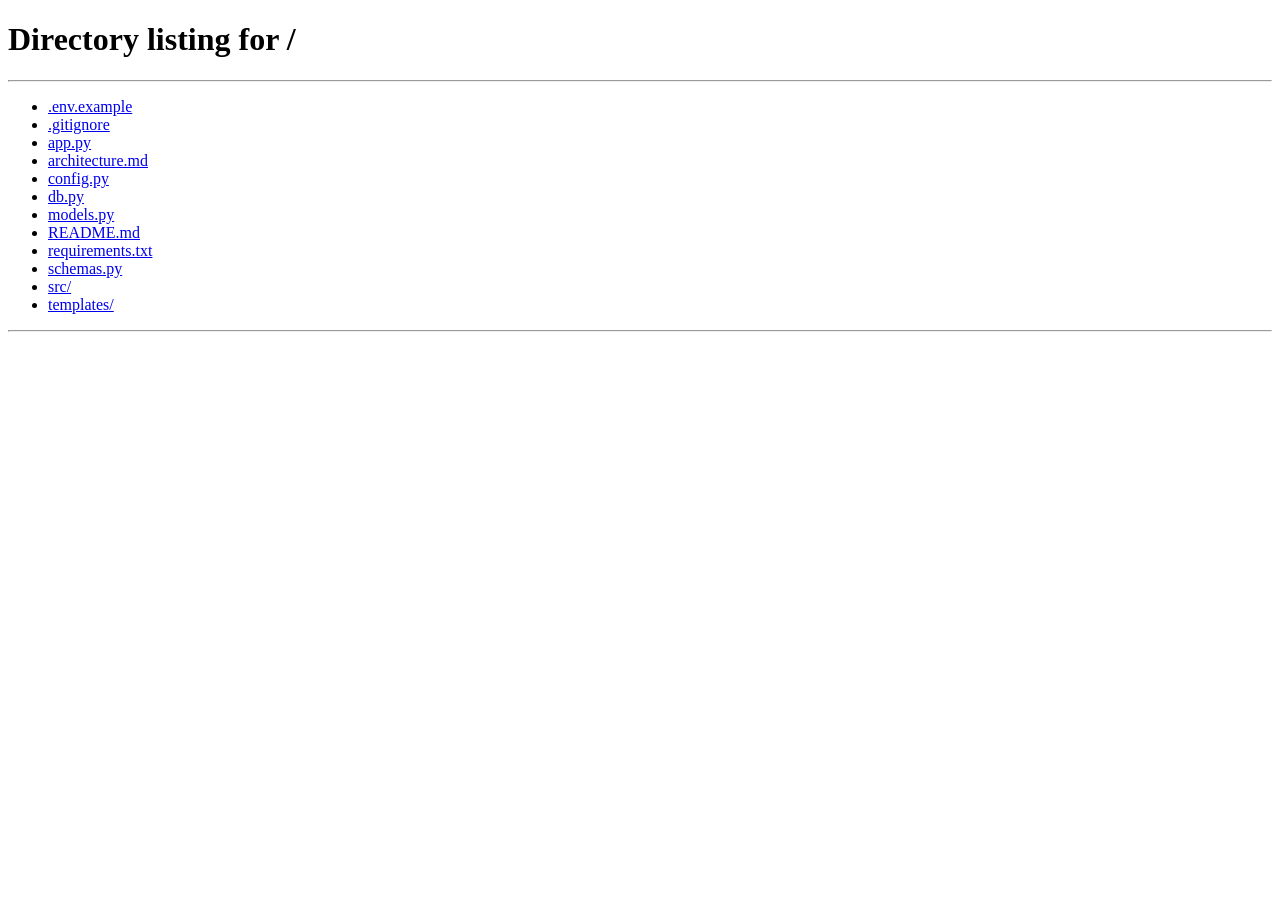
<file: templates/dashboard.html>
<!DOCTYPE html>
<html lang="en" data-theme="light">
<head>
<meta charset="UTF-8">
<meta name="viewport" content="width=device-width, initial-scale=1.0">
<title>Dashboard - RAG Automation</title>
<style>
:root {
  --bg: #f5f5f7;
  --surface: #ffffff;
  --text: #1d1d1f;
  --text-secondary: #6e6e73;
  --border: #e5e5e7;
  --accent: #0066cc;
  --accent-hover: #004499;
  --error: #ea4335;
  --success: #34a853;
  --shadow: 0 2px 12px rgba(0,0,0,0.06);
  --radius: 10px;
}

[data-theme="dark"] {
  --bg: #1d1d1f;
  --surface: #2c2c2e;
  --text: #f5f5f7;
  --text-secondary: #98989d;
  --border: #3d3d3f;
  --accent: #66aaff;
  --accent-hover: #88bbff;
  --shadow: 0 2px 12px rgba(0,0,0,0.3);
}

* { margin: 0; padding: 0; box-sizing: border-box; }

body {
  font-family: -apple-system, BlinkMacSystemFont, "Segoe UI", Roboto, Helvetica, Arial, sans-serif;
  background: var(--bg);
  color: var(--text);
  min-height: 100vh;
  transition: background 0.2s, color 0.2s;
}

.header {
  background: var(--surface);
  border-bottom: 1px solid var(--border);
  padding: 0 24px;
  height: 56px;
  display: flex;
  align-items: center;
  justify-content: space-between;
  transition: background 0.2s, border-color 0.2s;
}

.header h1 {
  font-size: 18px;
  font-weight: 600;
  letter-spacing: -0.3px;
}

.header-right {
  display: flex;
  align-items: center;
  gap: 16px;
}

.header-right span {
  font-size: 14px;
  color: var(--text-secondary);
}

.icon-btn {
  background: none;
  border: 1px solid var(--border);
  color: var(--text);
  width: 34px;
  height: 34px;
  border-radius: 8px;
  cursor: pointer;
  font-size: 16px;
  display: flex;
  align-items: center;
  justify-content: center;
  transition: border-color 0.2s, background 0.2s;
}

.icon-btn:hover {
  border-color: var(--accent);
}

.logout-btn {
  background: none;
  border: 1px solid var(--border);
  color: var(--text-secondary);
  padding: 6px 14px;
  border-radius: 8px;
  cursor: pointer;
  font-size: 13px;
  transition: border-color 0.2s, color 0.2s;
}

.logout-btn:hover {
  border-color: var(--error);
  color: var(--error);
}

.container {
  max-width: 960px;
  margin: 0 auto;
  padding: 32px 24px;
  display: grid;
  grid-template-columns: 1fr 1fr;
  gap: 24px;
}

@media (max-width: 700px) {
  .container {
    grid-template-columns: 1fr;
  }
}

.card {
  background: var(--surface);
  border-radius: var(--radius);
  box-shadow: var(--shadow);
  padding: 24px;
  transition: background 0.2s, box-shadow 0.2s;
}

.card h2 {
  font-size: 16px;
  font-weight: 600;
  margin-bottom: 20px;
  letter-spacing: -0.2px;
}

.form-group {
  margin-bottom: 14px;
}

.form-group label {
  display: block;
  font-size: 13px;
  font-weight: 500;
  margin-bottom: 5px;
  color: var(--text-secondary);
}

.form-group input,
.form-group textarea {
  width: 100%;
  padding: 9px 11px;
  border: 1px solid var(--border);
  border-radius: 8px;
  font-size: 14px;
  font-family: inherit;
  background: var(--bg);
  color: var(--text);
  transition: border-color 0.2s, background 0.2s;
  outline: none;
}

.form-group textarea {
  resize: vertical;
  min-height: 60px;
}

.form-group input:focus,
.form-group textarea:focus {
  border-color: var(--accent);
}

.form-group input[type="file"] {
  padding: 8px;
  font-size: 13px;
}

.form-group input[type="range"] {
  padding: 0;
  border: none;
  background: none;
  accent-color: var(--accent);
}

.range-row {
  display: flex;
  align-items: center;
  gap: 12px;
}

.range-row input[type="range"] {
  flex: 1;
}

.range-row span {
  font-size: 13px;
  color: var(--text-secondary);
  min-width: 28px;
  text-align: right;
  font-variant-numeric: tabular-nums;
}

.btn {
  width: 100%;
  padding: 10px;
  border: none;
  border-radius: 8px;
  font-size: 14px;
  font-weight: 500;
  cursor: pointer;
  background: var(--accent);
  color: #ffffff;
  transition: background 0.2s;
}

.btn:hover {
  background: var(--accent-hover);
}

.btn:disabled {
  opacity: 0.5;
  cursor: not-allowed;
}

.msg {
  font-size: 13px;
  margin-top: 12px;
  text-align: center;
  min-height: 20px;
}

.msg.error { color: var(--error); }
.msg.success { color: var(--success); }

.chat-box {
  margin-top: 16px;
  min-height: 100px;
  max-height: 340px;
  overflow-y: auto;
  padding: 12px;
  background: var(--bg);
  border-radius: 8px;
  font-size: 14px;
  line-height: 1.6;
  white-space: pre-wrap;
  transition: background 0.2s;
}

.chat-box:empty::before {
  content: "Upload a PDF, then ask a question.";
  color: var(--text-secondary);
}

.ask-row {
  display: flex;
  gap: 8px;
  margin-top: 12px;
}

.ask-row input {
  flex: 1;
  padding: 9px 11px;
  border: 1px solid var(--border);
  border-radius: 8px;
  font-size: 14px;
  font-family: inherit;
  background: var(--bg);
  color: var(--text);
  outline: none;
  transition: border-color 0.2s, background 0.2s;
}

.ask-row input:focus {
  border-color: var(--accent);
}

.ask-row button {
  padding: 9px 20px;
  border: none;
  border-radius: 8px;
  font-size: 14px;
  font-weight: 500;
  cursor: pointer;
  background: var(--accent);
  color: #ffffff;
  white-space: nowrap;
  transition: background 0.2s;
}

.ask-row button:hover {
  background: var(--accent-hover);
}

.ask-row button:disabled {
  opacity: 0.5;
  cursor: not-allowed;
}
</style>
</head>
<body>

<header class="header">
  <h1>RAG Automation</h1>
  <div class="header-right">
    <span id="userDisplay"></span>
    <button class="icon-btn" id="themeToggle" aria-label="Toggle theme">&#9681;</button>
    <button class="logout-btn" id="logoutBtn">Log out</button>
  </div>
</header>

<div class="container">

  <div class="card">
    <h2>Upload Document</h2>
    <form id="uploadForm">
      <div class="form-group">
        <label for="botId">Bot ID</label>
        <input type="text" id="botId" required>
      </div>
      <div class="form-group">
        <label for="context">Context</label>
        <textarea id="context" placeholder="Describe the document context..." required></textarea>
      </div>
      <div class="form-group">
        <label for="temperature">Temperature: <span id="tempVal">0.2</span></label>
        <div class="range-row">
          <input type="range" id="temperature" min="0" max="1" step="0.1" value="0.2">
          <span>0.2</span>
        </div>
      </div>
      <div class="form-group">
        <label for="pdf">PDF File</label>
        <input type="file" id="pdf" accept=".pdf" required>
      </div>
      <button type="submit" class="btn" id="uploadBtn">Upload</button>
      <div class="msg" id="uploadMsg"></div>
    </form>
  </div>

  <div class="card">
    <h2>Ask a Question</h2>
    <div class="chat-box" id="chatBox"></div>
    <div class="ask-row">
      <input type="text" id="questionInput" placeholder="Type your question...">
      <button id="askBtn">Ask</button>
    </div>
    <div class="msg" id="askMsg"></div>
  </div>
</div>

<script>
const html = document.documentElement;
const themeToggle = document.getElementById('themeToggle');
const logoutBtn = document.getElementById('logoutBtn');
const userDisplay = document.getElementById('userDisplay');
const uploadForm = document.getElementById('uploadForm');
const uploadBtn = document.getElementById('uploadBtn');
const uploadMsg = document.getElementById('uploadMsg');
const botId = document.getElementById('botId');
const context = document.getElementById('context');
const temperature = document.getElementById('temperature');
const tempVal = document.getElementById('tempVal');
const pdf = document.getElementById('pdf');
const chatBox = document.getElementById('chatBox');
const questionInput = document.getElementById('questionInput');
const askBtn = document.getElementById('askBtn');
const askMsg = document.getElementById('askMsg');

const username = localStorage.getItem('username');
if (!username) window.location.href = '/';
userDisplay.textContent = username;

const savedTheme = localStorage.getItem('theme');
if (savedTheme) html.setAttribute('data-theme', savedTheme);
themeToggle.textContent = html.getAttribute('data-theme') === 'dark' ? '\u2600' : '\u263E';

themeToggle.addEventListener('click', () => {
  const current = html.getAttribute('data-theme');
  const next = current === 'dark' ? 'light' : 'dark';
  html.setAttribute('data-theme', next);
  localStorage.setItem('theme', next);
  themeToggle.textContent = next === 'dark' ? '\u2600' : '\u263E';
});

logoutBtn.addEventListener('click', () => {
  localStorage.removeItem('username');
  window.location.href = '/';
});

temperature.addEventListener('input', () => {
  tempVal.textContent = parseFloat(temperature.value).toFixed(1);
});

uploadForm.addEventListener('submit', async (e) => {
  e.preventDefault();
  uploadMsg.textContent = '';
  uploadMsg.className = 'msg';
  uploadBtn.disabled = true;
  uploadBtn.textContent = 'Uploading...';

  const formData = new FormData();
  formData.append('temp', temperature.value);
  formData.append('context', context.value.trim());
  formData.append('id', botId.value.trim());
  formData.append('username', username);
  formData.append('pdf', pdf.files[0]);

  try {
    const res = await fetch('/add_chunks', { method: 'POST', body: formData });
    const data = await res.json();
    if (res.ok) {
      uploadMsg.className = 'msg success';
      uploadMsg.textContent = 'Document uploaded and processed.';
    } else {
      uploadMsg.className = 'msg error';
      uploadMsg.textContent = data.detail || 'Upload failed.';
    }
  } catch {
    uploadMsg.className = 'msg error';
    uploadMsg.textContent = 'Connection error.';
  } finally {
    uploadBtn.disabled = false;
    uploadBtn.textContent = 'Upload';
  }
});

askBtn.addEventListener('click', async () => {
  const question = questionInput.value.trim();
  const id = botId.value.trim();
  if (!question) return;
  if (!id) {
    askMsg.className = 'msg error';
    askMsg.textContent = 'Enter a Bot ID first.';
    return;
  }

  askMsg.textContent = '';
  askMsg.className = 'msg';
  askBtn.disabled = true;
  const userQ = question;
  questionInput.value = '';

  chatBox.textContent += 'You: ' + userQ + '\n';
  chatBox.textContent += 'Thinking...\n';
  chatBox.scrollTop = chatBox.scrollHeight;

  try {
    const res = await fetch(`/ask_question?question=${encodeURIComponent(userQ)}&bot_id=${encodeURIComponent(id)}`);
    const data = await res.json();
    const lines = chatBox.textContent.split('\n');
    lines.pop();
    chatBox.textContent = lines.join('\n') + (lines.length ? '\n' : '');
    chatBox.textContent += 'Answer: ' + (data.answer || 'No answer') + '\n\n';
    chatBox.scrollTop = chatBox.scrollHeight;
  } catch {
    const lines = chatBox.textContent.split('\n');
    lines.pop();
    chatBox.textContent = lines.join('\n') + '\nError: Connection failed.\n';
  } finally {
    askBtn.disabled = false;
  }
});

questionInput.addEventListener('keydown', (e) => {
  if (e.key === 'Enter') askBtn.click();
});
</script>
</body>
</html>
</file>
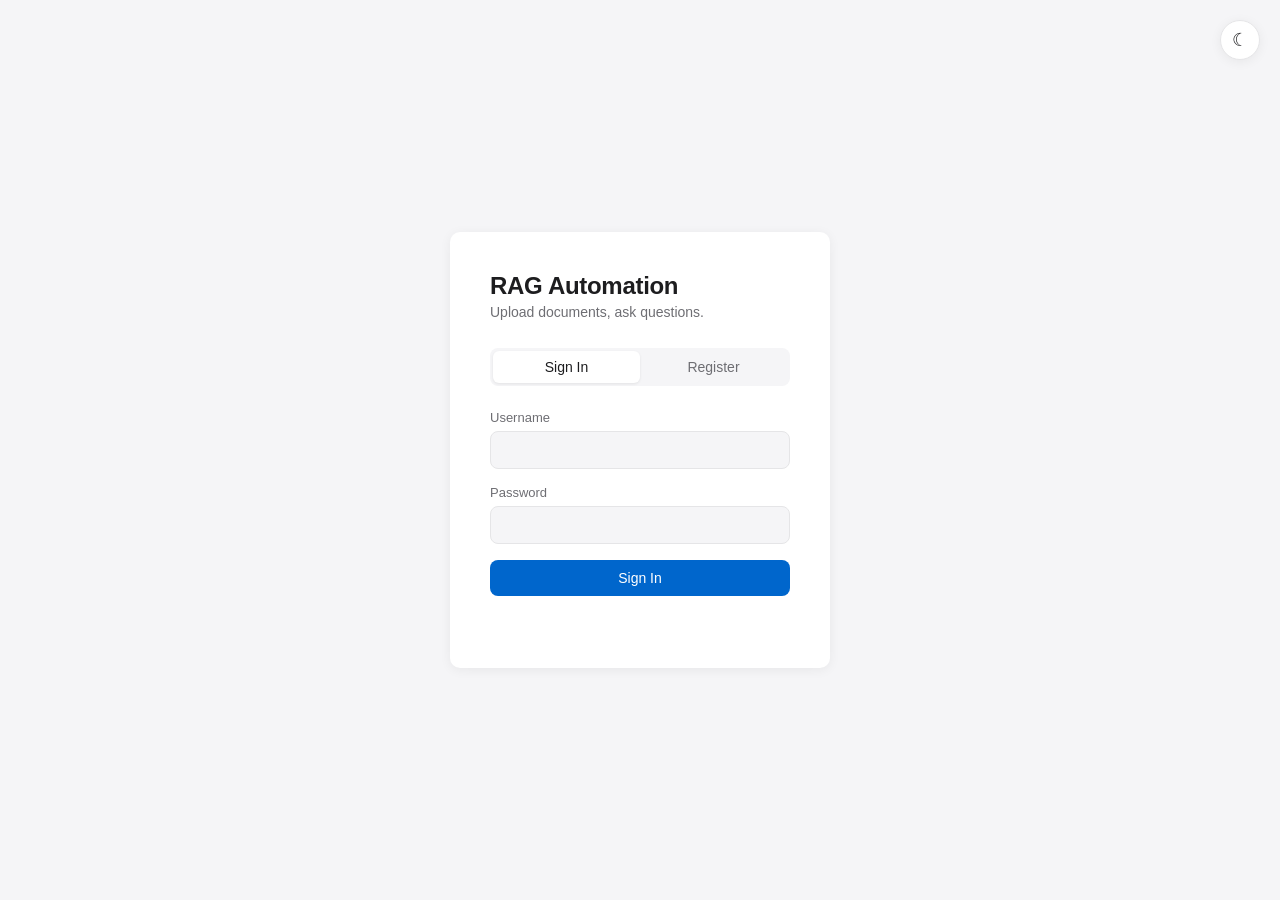
<file: templates/login.html>
<!DOCTYPE html>
<html lang="en" data-theme="light">
<head>
<meta charset="UTF-8">
<meta name="viewport" content="width=device-width, initial-scale=1.0">
<title>RAG Automation</title>
<style>
:root {
  --bg: #f5f5f7;
  --surface: #ffffff;
  --text: #1d1d1f;
  --text-secondary: #6e6e73;
  --border: #e5e5e7;
  --accent: #0066cc;
  --accent-hover: #004499;
  --error: #ea4335;
  --success: #34a853;
  --shadow: 0 2px 12px rgba(0,0,0,0.06);
  --radius: 10px;
}

[data-theme="dark"] {
  --bg: #1d1d1f;
  --surface: #2c2c2e;
  --text: #f5f5f7;
  --text-secondary: #98989d;
  --border: #3d3d3f;
  --accent: #66aaff;
  --accent-hover: #88bbff;
  --shadow: 0 2px 12px rgba(0,0,0,0.3);
}

* { margin: 0; padding: 0; box-sizing: border-box; }

body {
  font-family: -apple-system, BlinkMacSystemFont, "Segoe UI", Roboto, Helvetica, Arial, sans-serif;
  background: var(--bg);
  color: var(--text);
  min-height: 100vh;
  display: flex;
  align-items: center;
  justify-content: center;
  transition: background 0.2s, color 0.2s;
}

.theme-toggle {
  position: fixed;
  top: 20px;
  right: 20px;
  background: var(--surface);
  border: 1px solid var(--border);
  color: var(--text);
  width: 40px;
  height: 40px;
  border-radius: 50%;
  cursor: pointer;
  font-size: 18px;
  display: flex;
  align-items: center;
  justify-content: center;
  transition: background 0.2s, border-color 0.2s;
  box-shadow: var(--shadow);
}

.theme-toggle:hover {
  border-color: var(--accent);
}

.card {
  background: var(--surface);
  border-radius: var(--radius);
  box-shadow: var(--shadow);
  padding: 40px;
  width: 100%;
  max-width: 380px;
  transition: background 0.2s, box-shadow 0.2s;
}

.card h1 {
  font-size: 24px;
  font-weight: 600;
  margin-bottom: 4px;
  letter-spacing: -0.3px;
}

.card p.sub {
  color: var(--text-secondary);
  font-size: 14px;
  margin-bottom: 28px;
}

.tabs {
  display: flex;
  gap: 0;
  margin-bottom: 24px;
  background: var(--bg);
  border-radius: 8px;
  padding: 3px;
}

.tab {
  flex: 1;
  text-align: center;
  padding: 8px 0;
  font-size: 14px;
  font-weight: 500;
  border-radius: 6px;
  cursor: pointer;
  border: none;
  background: transparent;
  color: var(--text-secondary);
  transition: all 0.2s;
}

.tab.active {
  background: var(--surface);
  color: var(--text);
  box-shadow: 0 1px 3px rgba(0,0,0,0.08);
}

.form-group {
  margin-bottom: 16px;
}

.form-group label {
  display: block;
  font-size: 13px;
  font-weight: 500;
  margin-bottom: 6px;
  color: var(--text-secondary);
}

.form-group input {
  width: 100%;
  padding: 10px 12px;
  border: 1px solid var(--border);
  border-radius: 8px;
  font-size: 14px;
  background: var(--bg);
  color: var(--text);
  transition: border-color 0.2s, background 0.2s;
  outline: none;
}

.form-group input:focus {
  border-color: var(--accent);
}

.btn {
  width: 100%;
  padding: 10px;
  border: none;
  border-radius: 8px;
  font-size: 14px;
  font-weight: 500;
  cursor: pointer;
  background: var(--accent);
  color: #ffffff;
  transition: background 0.2s;
}

.btn:hover {
  background: var(--accent-hover);
}

.btn:disabled {
  opacity: 0.5;
  cursor: not-allowed;
}

.msg {
  font-size: 13px;
  margin-top: 12px;
  text-align: center;
  min-height: 20px;
}

.msg.error {
  color: var(--error);
}

.msg.success {
  color: var(--success);
}

.hidden {
  display: none;
}
</style>
</head>
<body>

<button class="theme-toggle" id="themeToggle" aria-label="Toggle theme">&#9681;</button>

<div class="card">
  <h1>RAG Automation</h1>
  <p class="sub">Upload documents, ask questions.</p>

  <div class="tabs">
    <button class="tab active" data-tab="login">Sign In</button>
    <button class="tab" data-tab="register">Register</button>
  </div>

  <form id="authForm">
    <div class="form-group">
      <label for="username">Username</label>
      <input type="text" id="username" name="username" autocomplete="username" required>
    </div>
    <div class="form-group">
      <label for="password">Password</label>
      <input type="password" id="password" name="password" autocomplete="current-password" required>
    </div>
    <button type="submit" class="btn" id="authBtn">Sign In</button>
    <div class="msg" id="authMsg"></div>
  </form>
</div>

<script>
const themeToggle = document.getElementById('themeToggle');
const html = document.documentElement;
const tabs = document.querySelectorAll('.tab');
const form = document.getElementById('authForm');
const authBtn = document.getElementById('authBtn');
const authMsg = document.getElementById('authMsg');
const usernameInput = document.getElementById('username');
const passwordInput = document.getElementById('password');

let mode = 'login';

const saved = localStorage.getItem('theme');
if (saved) html.setAttribute('data-theme', saved);
themeToggle.textContent = html.getAttribute('data-theme') === 'dark' ? '\u2600' : '\u263E';

themeToggle.addEventListener('click', () => {
  const current = html.getAttribute('data-theme');
  const next = current === 'dark' ? 'light' : 'dark';
  html.setAttribute('data-theme', next);
  localStorage.setItem('theme', next);
  themeToggle.textContent = next === 'dark' ? '\u2600' : '\u263E';
});

tabs.forEach(tab => {
  tab.addEventListener('click', () => {
    tabs.forEach(t => t.classList.remove('active'));
    tab.classList.add('active');
    mode = tab.dataset.tab;
    authBtn.textContent = mode === 'login' ? 'Sign In' : 'Create Account';
    authMsg.textContent = '';
    authMsg.className = 'msg';
  });
});

form.addEventListener('submit', async (e) => {
  e.preventDefault();
  authMsg.textContent = '';
  authMsg.className = 'msg';
  authBtn.disabled = true;

  const endpoint = mode === 'login' ? '/login' : '/register';
  const body = { username: usernameInput.value, password: passwordInput.value };

  try {
    const res = await fetch(endpoint, {
      method: 'POST',
      headers: { 'Content-Type': 'application/json' },
      body: JSON.stringify(body)
    });
    const data = await res.json();
    if (res.ok) {
      if (mode === 'login') {
        localStorage.setItem('username', usernameInput.value);
        window.location.href = '/dashboard';
      } else {
        authMsg.className = 'msg success';
        authMsg.textContent = 'Account created. Sign in.';
        tabs[0].click();
      }
    } else {
      authMsg.className = 'msg error';
      authMsg.textContent = data.detail || 'Something went wrong.';
    }
  } catch {
    authMsg.className = 'msg error';
    authMsg.textContent = 'Connection error.';
  } finally {
    authBtn.disabled = false;
  }
});

usernameInput.value = '';
passwordInput.value = '';
</script>
</body>
</html>
</file>
